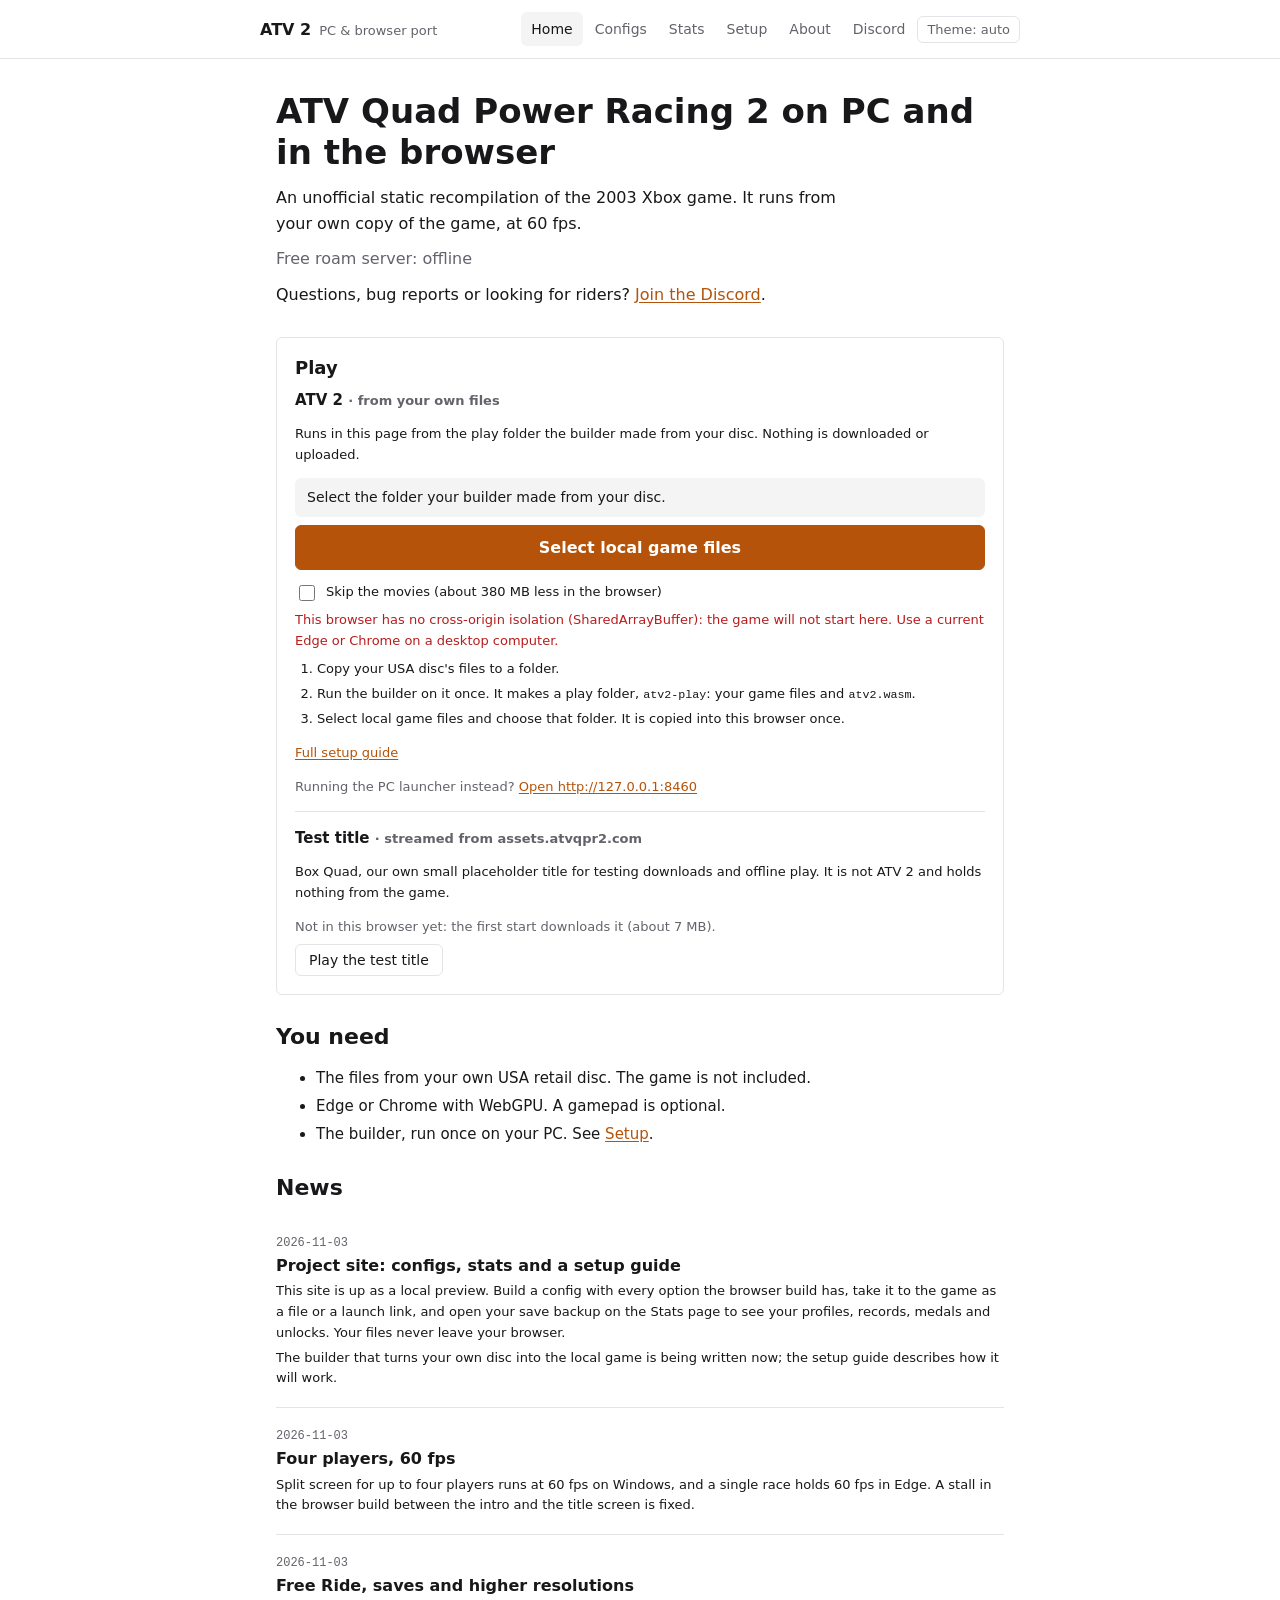
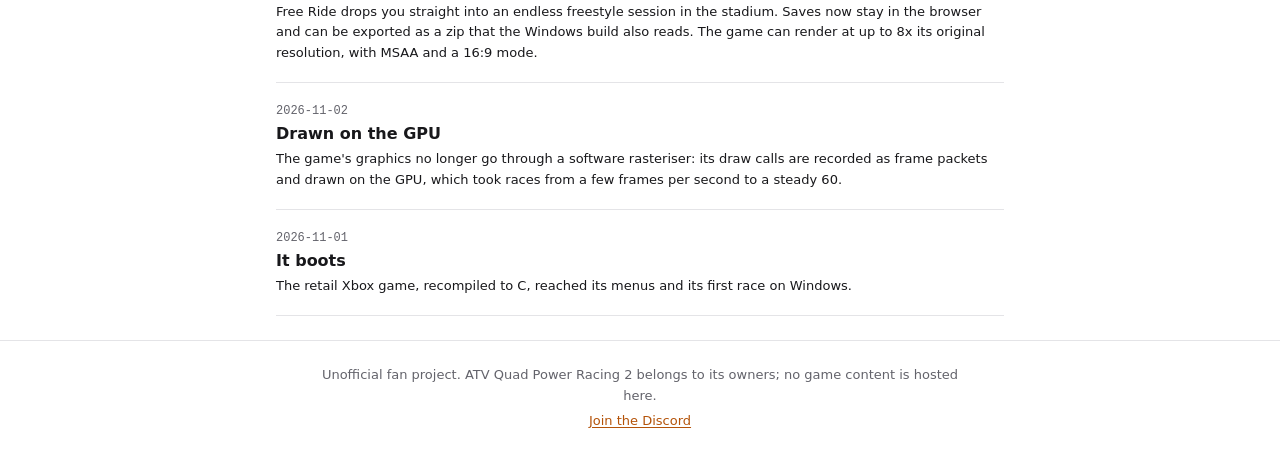
<file: site/index.html>
<!doctype html>
<html lang="en">
<head>
<meta charset="utf-8">
<meta name="viewport" content="width=device-width, initial-scale=1">
<title>ATV 2 PC &amp; Browser Port</title>
<meta name="description" content="An unofficial static recompilation of ATV Quad Power Racing 2 for Windows and the browser. Bring your own legally owned disc.">
<link rel="stylesheet" href="css/site.css">
<script>try{var t=localStorage.getItem('atv2.site.theme');if(t==='light'||t==='dark')document.documentElement.setAttribute('data-theme',t)}catch(e){}</script>
</head>
<body>
<a class="skip" href="#main">Skip to content</a>
<header class="top">
  <a class="brand" href="index.html" aria-label="ATV 2 port: home">
    <span class="name"><b>ATV 2</b><small>PC &amp; browser port</small></span>
  </a>
  <nav class="nav" aria-label="Site">
    <a href="index.html" aria-current="page">Home</a><a href="configs.html">Configs</a><a href="stats.html">Stats</a><a href="setup.html">Setup</a><a href="about.html">About</a><a href="https://discord.gg/hw5rVfk4gS" rel="noopener">Discord</a>
    <button id="theme-btn" class="theme-btn" type="button">Theme</button>
  </nav>
</header>
<main id="main">
  <section class="hero" aria-labelledby="hero-title">
    <h1 id="hero-title">ATV Quad Power Racing 2 on PC and in the browser</h1>
    <p>An unofficial static recompilation of the 2003 Xbox game. It runs from your own copy of the game, at 60 fps.</p>
    <p class="small muted" id="hub-status" aria-live="polite">Free roam server: checking…</p>
    <p class="small">Questions, bug reports or looking for riders? <a href="https://discord.gg/hw5rVfk4gS" rel="noopener">Join the Discord</a>.</p>
  </section>

  <div class="playbox" id="playbox" aria-label="Play"></div>

  <section aria-labelledby="need-title">
    <h2 id="need-title">You need</h2>
    <ul class="prose">
      <li>The files from your own USA retail disc. The game is not included.</li>
      <li>Edge or Chrome with WebGPU. A gamepad is optional.</li>
      <li>The builder, run once on your PC. See <a href="setup.html">Setup</a>.</li>
    </ul>
  </section>

  <section aria-labelledby="news-title">
    <h2 id="news-title">News</h2>
    <ol class="news" id="news" aria-live="polite"><li class="muted small">Loading the news…</li></ol>
  </section>
</main>
<footer class="site">
  <p>Unofficial fan project. ATV Quad Power Racing 2 belongs to its owners; no game content is hosted here.</p>
  <p><a href="https://discord.gg/hw5rVfk4gS" rel="noopener">Join the Discord</a></p>
</footer>
<script type="module" src="js/home.js"></script>
</body>
</html>
</file>
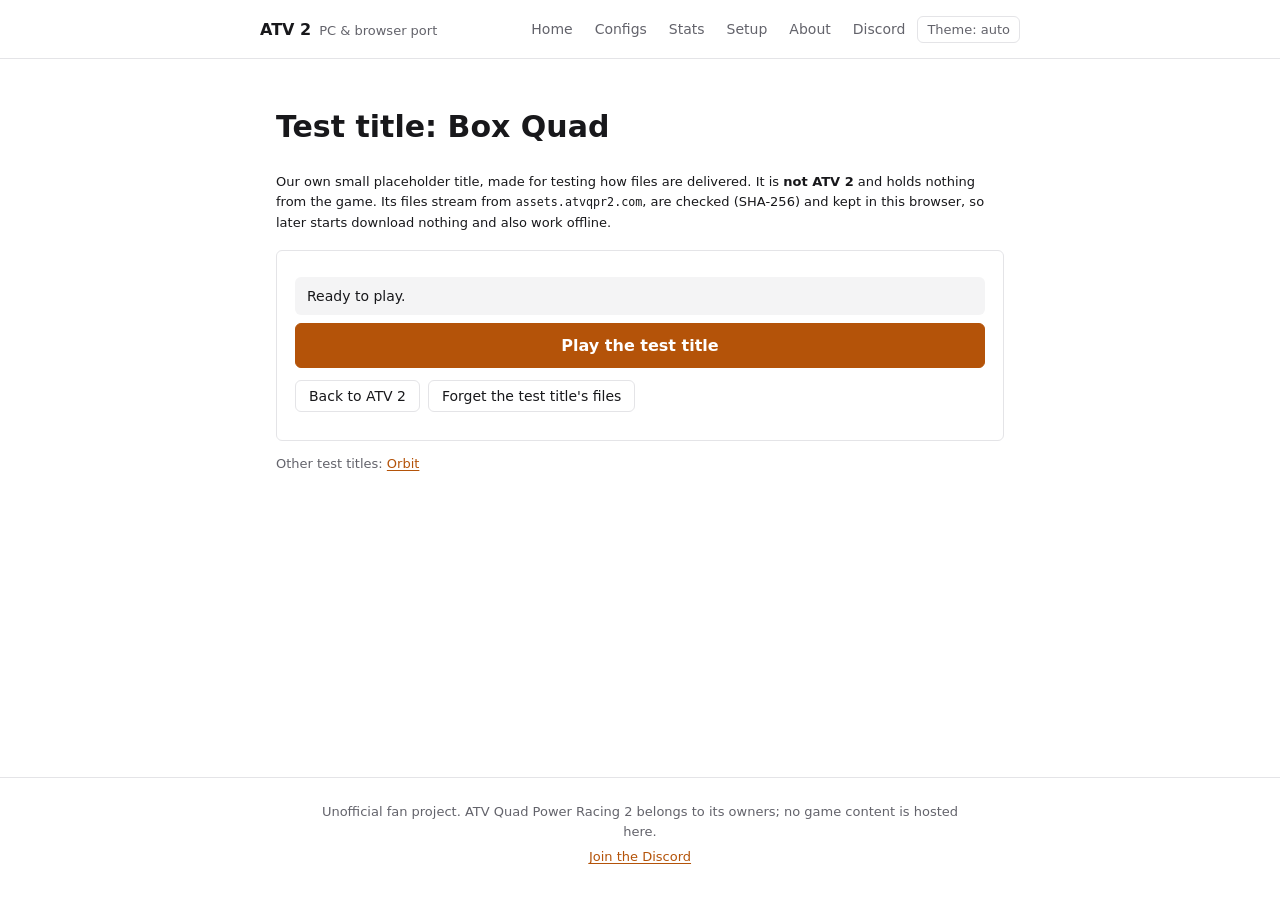
<file: site/test-title/index.html>
<!doctype html>
<html lang="en">
<head>
<meta charset="utf-8">
<meta name="viewport" content="width=device-width, initial-scale=1">
<title>Test title · ATV 2 Port</title>
<meta name="description" content="Box Quad, the project's own small test title (not ATV 2): streamed from the asset server, checked, kept in this browser and playable offline.">
<link rel="stylesheet" href="../css/site.css">
<script>try{var t=localStorage.getItem('atv2.site.theme');if(t==='light'||t==='dark')document.documentElement.setAttribute('data-theme',t)}catch(e){}</script>
</head>
<body>
<a class="skip" href="#main">Skip to content</a>
<header class="top">
  <a class="brand" href="../index.html" aria-label="ATV 2 port: home">
    <span class="name"><b>ATV 2</b><small>PC &amp; browser port</small></span>
  </a>
  <nav class="nav" aria-label="Site">
    <a href="../index.html">Home</a><a href="../configs.html">Configs</a><a href="../stats.html">Stats</a><a href="../setup.html">Setup</a><a href="../about.html">About</a><a href="https://discord.gg/hw5rVfk4gS" rel="noopener">Discord</a>
    <button id="theme-btn" class="theme-btn" type="button">Theme</button>
  </nav>
</header>
<main id="main" class="tt">
  <h1>Test title: <span id="tt-name">Box Quad</span></h1>
  <p class="small">Our own small placeholder title, made for testing how files are delivered. It is <strong>not ATV 2</strong> and holds nothing from the game.
    Its files stream from <code id="tt-host">the asset server</code>, are checked (SHA-256) and kept in this browser, so later starts download nothing and also work offline.</p>

  <div class="playbox" id="tt-box">
    <div class="play-state" id="tt-state" role="status" aria-live="polite" data-state="idle">Loading the launcher…</div>
    <progress class="play-bar" id="tt-bar" value="0" max="1" hidden aria-label="Downloading the test title"></progress>
    <div class="play-stats small muted" id="tt-stats"></div>
    <ul class="tt-files small muted" id="tt-files" hidden></ul>
    <button class="play-btn" type="button" id="tt-play" disabled>Play the test title</button>
    <div class="row">
      <a class="btn ghost" href="../index.html">Back to ATV 2</a>
      <button class="btn ghost" type="button" id="tt-forget">Forget the test title's files</button>
    </div>
    <div class="play-msg small" id="tt-msg" role="alert"></div>
  </div>

  <section id="tt-game" hidden aria-label="Test title">
    <canvas id="tt-view" width="960" height="600"></canvas>
    <pre id="tt-hud" class="small"></pre>
    <p class="small muted" id="tt-help"></p>
  </section>
  <p class="small muted" id="tt-foot"></p>
  <p class="small muted" id="tt-others"></p>
</main>
<footer class="site">
  <p>Unofficial fan project. ATV Quad Power Racing 2 belongs to its owners; no game content is hosted here.</p>
  <p><a href="https://discord.gg/hw5rVfk4gS" rel="noopener">Join the Discord</a></p>
</footer>
<script type="module" src="runner.js"></script>
</body>
</html>
</file>
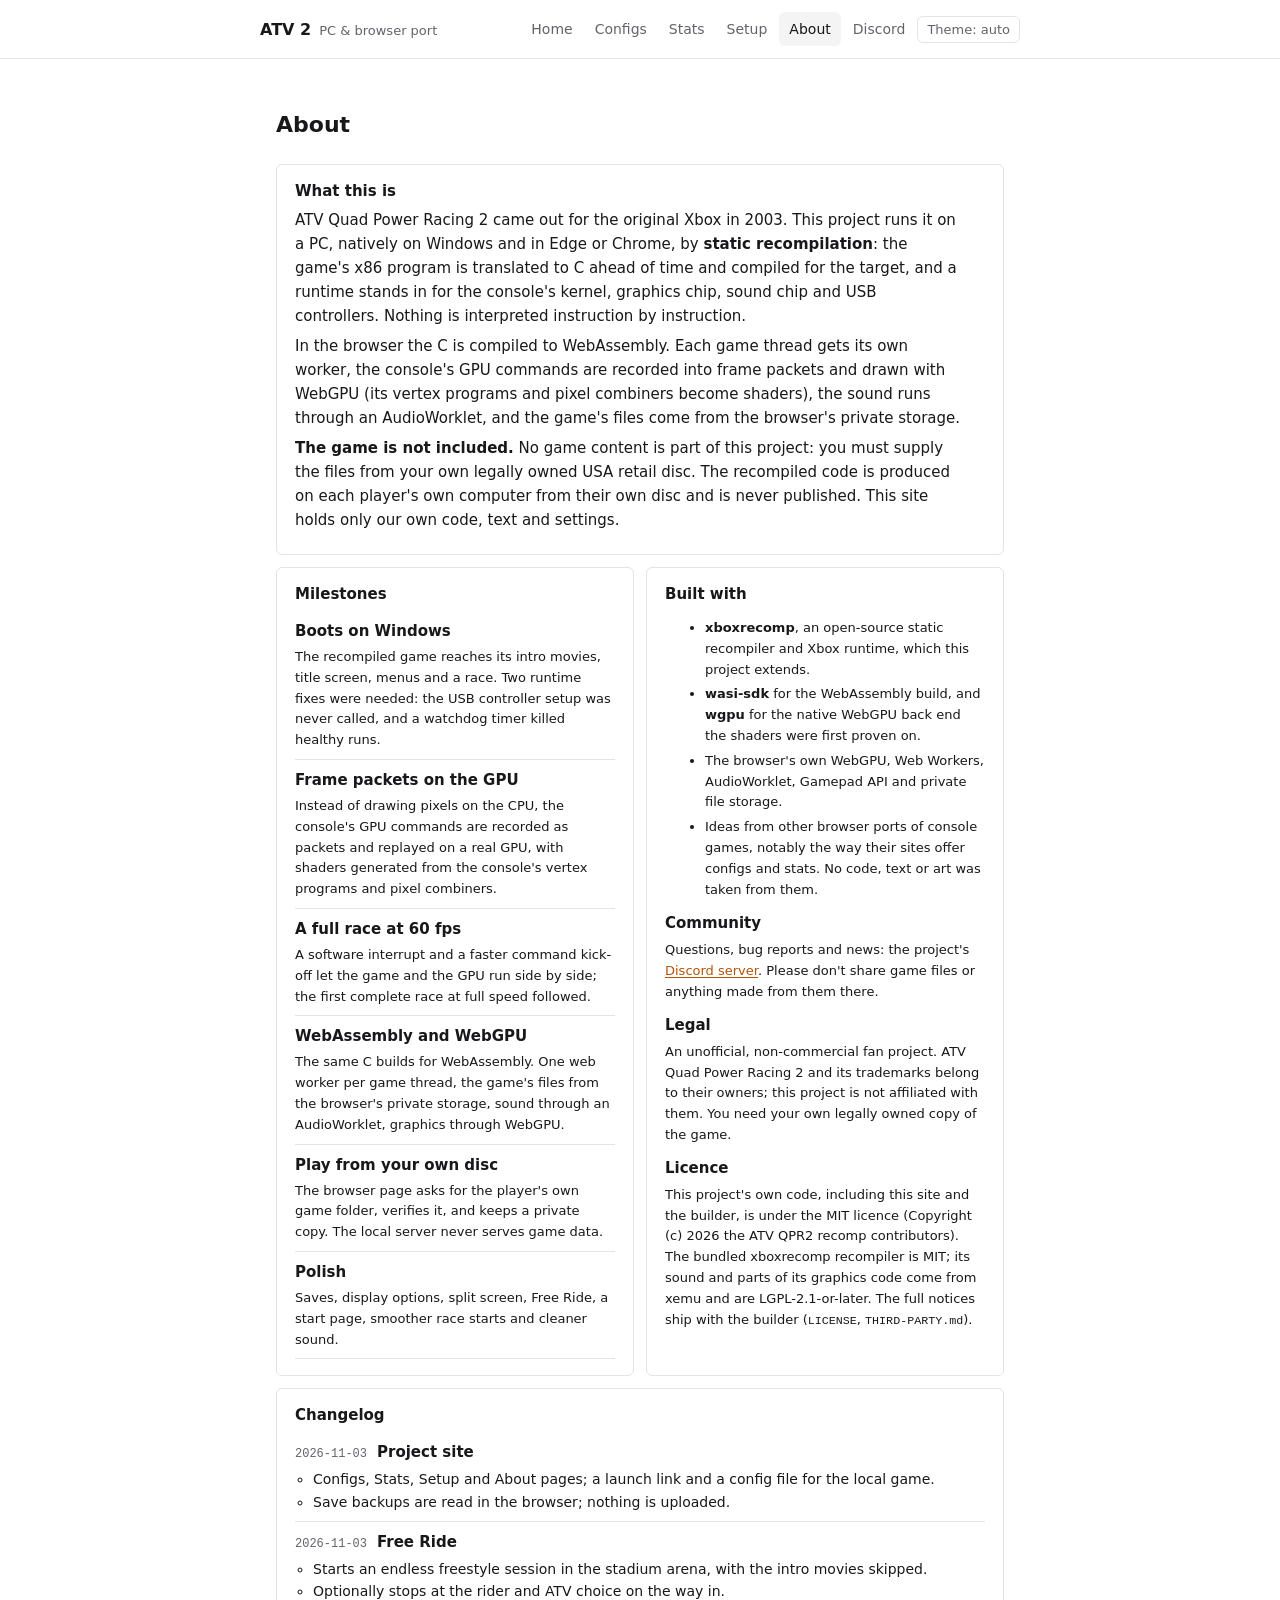
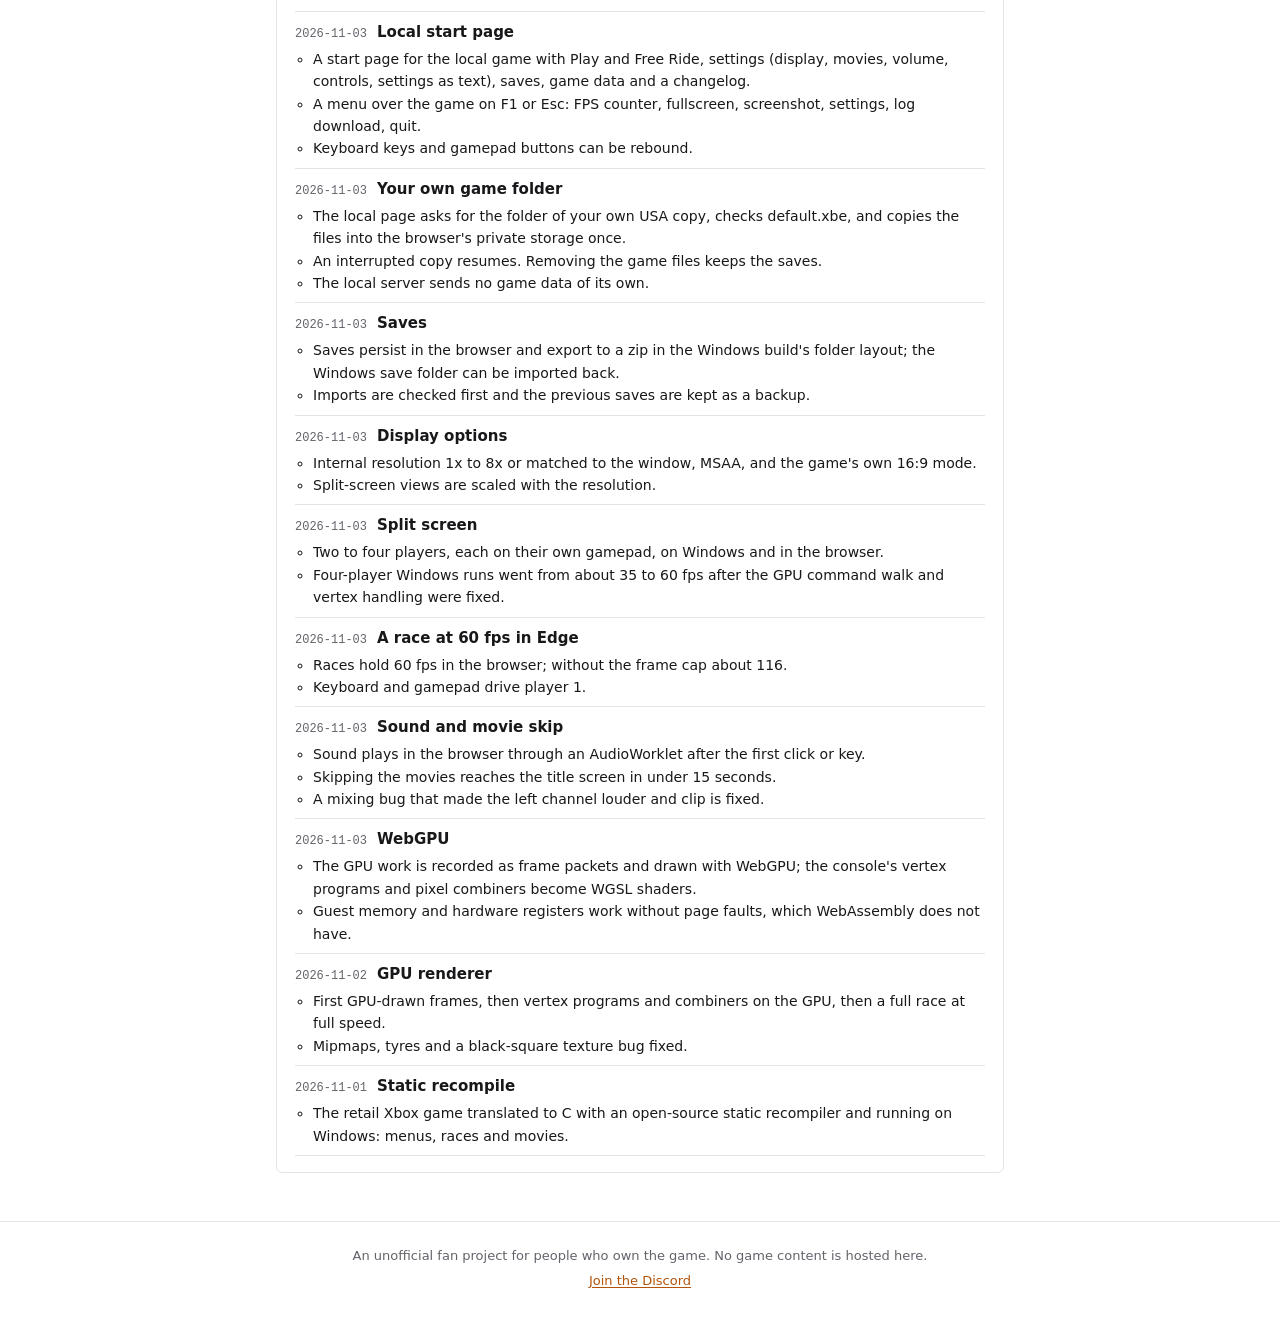
<file: site/about.html>
<!doctype html>
<html lang="en">
<head>
<meta charset="utf-8">
<meta name="viewport" content="width=device-width, initial-scale=1">
<title>About · ATV 2 Port</title>
<meta name="description" content="What the ATV 2 PC and browser port is, how it was made, and its changelog.">
<link rel="stylesheet" href="css/site.css">
<script>try{var t=localStorage.getItem('atv2.site.theme');if(t==='light'||t==='dark')document.documentElement.setAttribute('data-theme',t)}catch(e){}</script>
</head>
<body>
<a class="skip" href="#main">Skip to content</a>
<header class="top">
  <a class="brand" href="index.html" aria-label="ATV 2 port: home">
    <span class="name"><b>ATV 2</b><small>PC &amp; browser port</small></span>
  </a>
  <nav class="nav" aria-label="Site">
    <a href="index.html">Home</a><a href="configs.html">Configs</a><a href="stats.html">Stats</a><a href="setup.html">Setup</a><a href="about.html" aria-current="page">About</a><a href="https://discord.gg/hw5rVfk4gS" rel="noopener">Discord</a>
    <button id="theme-btn" class="theme-btn" type="button">Theme</button>
  </nav>
</header>
<main id="main">
  <h2>About</h2>
  <div class="cards">
    <section class="card wide" aria-labelledby="what-title">
      <h3 id="what-title">What this is</h3>
      <div class="prose">
        <p>ATV Quad Power Racing 2 came out for the original Xbox in 2003. This project runs it on a PC, natively on Windows and in Edge or Chrome, by <strong>static recompilation</strong>: the game's x86 program is translated to C ahead of time and compiled for the target, and a runtime stands in for the console's kernel, graphics chip, sound chip and USB controllers. Nothing is interpreted instruction by instruction.</p>
        <p>In the browser the C is compiled to WebAssembly. Each game thread gets its own worker, the console's GPU commands are recorded into frame packets and drawn with WebGPU (its vertex programs and pixel combiners become shaders), the sound runs through an AudioWorklet, and the game's files come from the browser's private storage.</p>
        <p><strong>The game is not included.</strong> No game content is part of this project: you must supply the files from your own legally owned USA retail disc. The recompiled code is produced on each player's own computer from their own disc and is never published. This site holds only our own code, text and settings.</p>
      </div>
    </section>
    <section class="card" aria-labelledby="ms-title">
      <h3 id="ms-title">Milestones</h3>
      <ol class="changelog" id="milestones"></ol>
    </section>
    <section class="card" aria-labelledby="credits-title">
      <h3 id="credits-title">Built with</h3>
      <ul class="small prose">
        <li><strong>xboxrecomp</strong>, an open-source static recompiler and Xbox runtime, which this project extends.</li>
        <li><strong>wasi-sdk</strong> for the WebAssembly build, and <strong>wgpu</strong> for the native WebGPU back end the shaders were first proven on.</li>
        <li>The browser's own WebGPU, Web Workers, AudioWorklet, Gamepad API and private file storage.</li>
        <li>Ideas from other browser ports of console games, notably the way their sites offer configs and stats. No code, text or art was taken from them.</li>
      </ul>
      <h3 style="margin-top:12px">Community</h3>
      <p class="small">Questions, bug reports and news: the project's <a href="https://discord.gg/hw5rVfk4gS" rel="noopener">Discord server</a>. Please don't share game files or anything made from them there.</p>
      <h3 style="margin-top:12px">Legal</h3>
      <p class="small">An unofficial, non-commercial fan project. ATV Quad Power Racing 2 and its trademarks belong to their owners; this project is not affiliated with them. You need your own legally owned copy of the game.</p>
      <h3 style="margin-top:12px">Licence</h3>
      <p class="small">This project's own code, including this site and the builder, is under the MIT licence (Copyright (c) 2026 the ATV QPR2 recomp contributors). The bundled xboxrecomp recompiler is MIT; its sound and parts of its graphics code come from xemu and are LGPL-2.1-or-later. The full notices ship with the builder (<code>LICENSE</code>, <code>THIRD-PARTY.md</code>).</p>
    </section>
    <section class="card wide" aria-labelledby="cl-title">
      <h3 id="cl-title">Changelog</h3>
      <ol class="changelog" id="changelog" aria-live="polite"></ol>
    </section>
  </div>
</main>
<footer class="site">
  <p>An unofficial fan project for people who own the game. No game content is hosted here.</p>
  <p><a href="https://discord.gg/hw5rVfk4gS" rel="noopener">Join the Discord</a></p>
</footer>
<script type="module" src="js/about.js"></script>
</body>
</html>
</file>
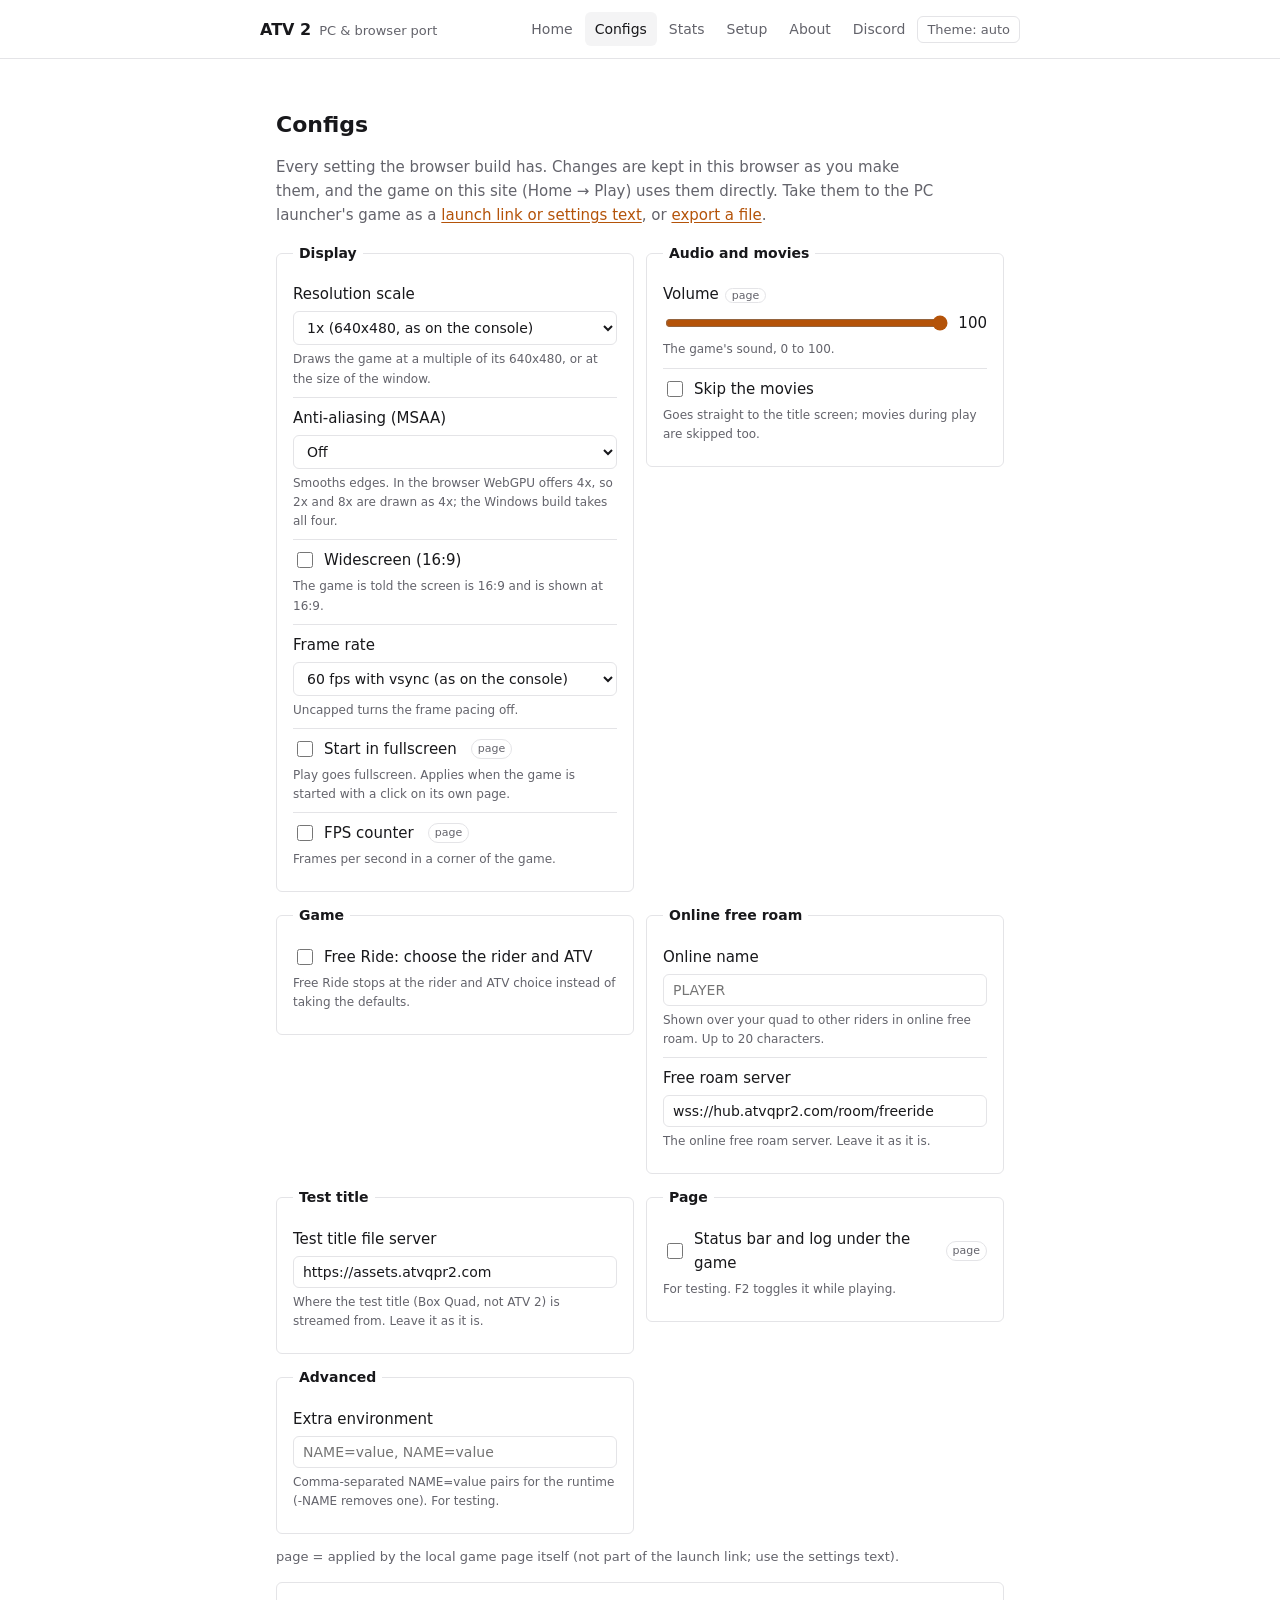
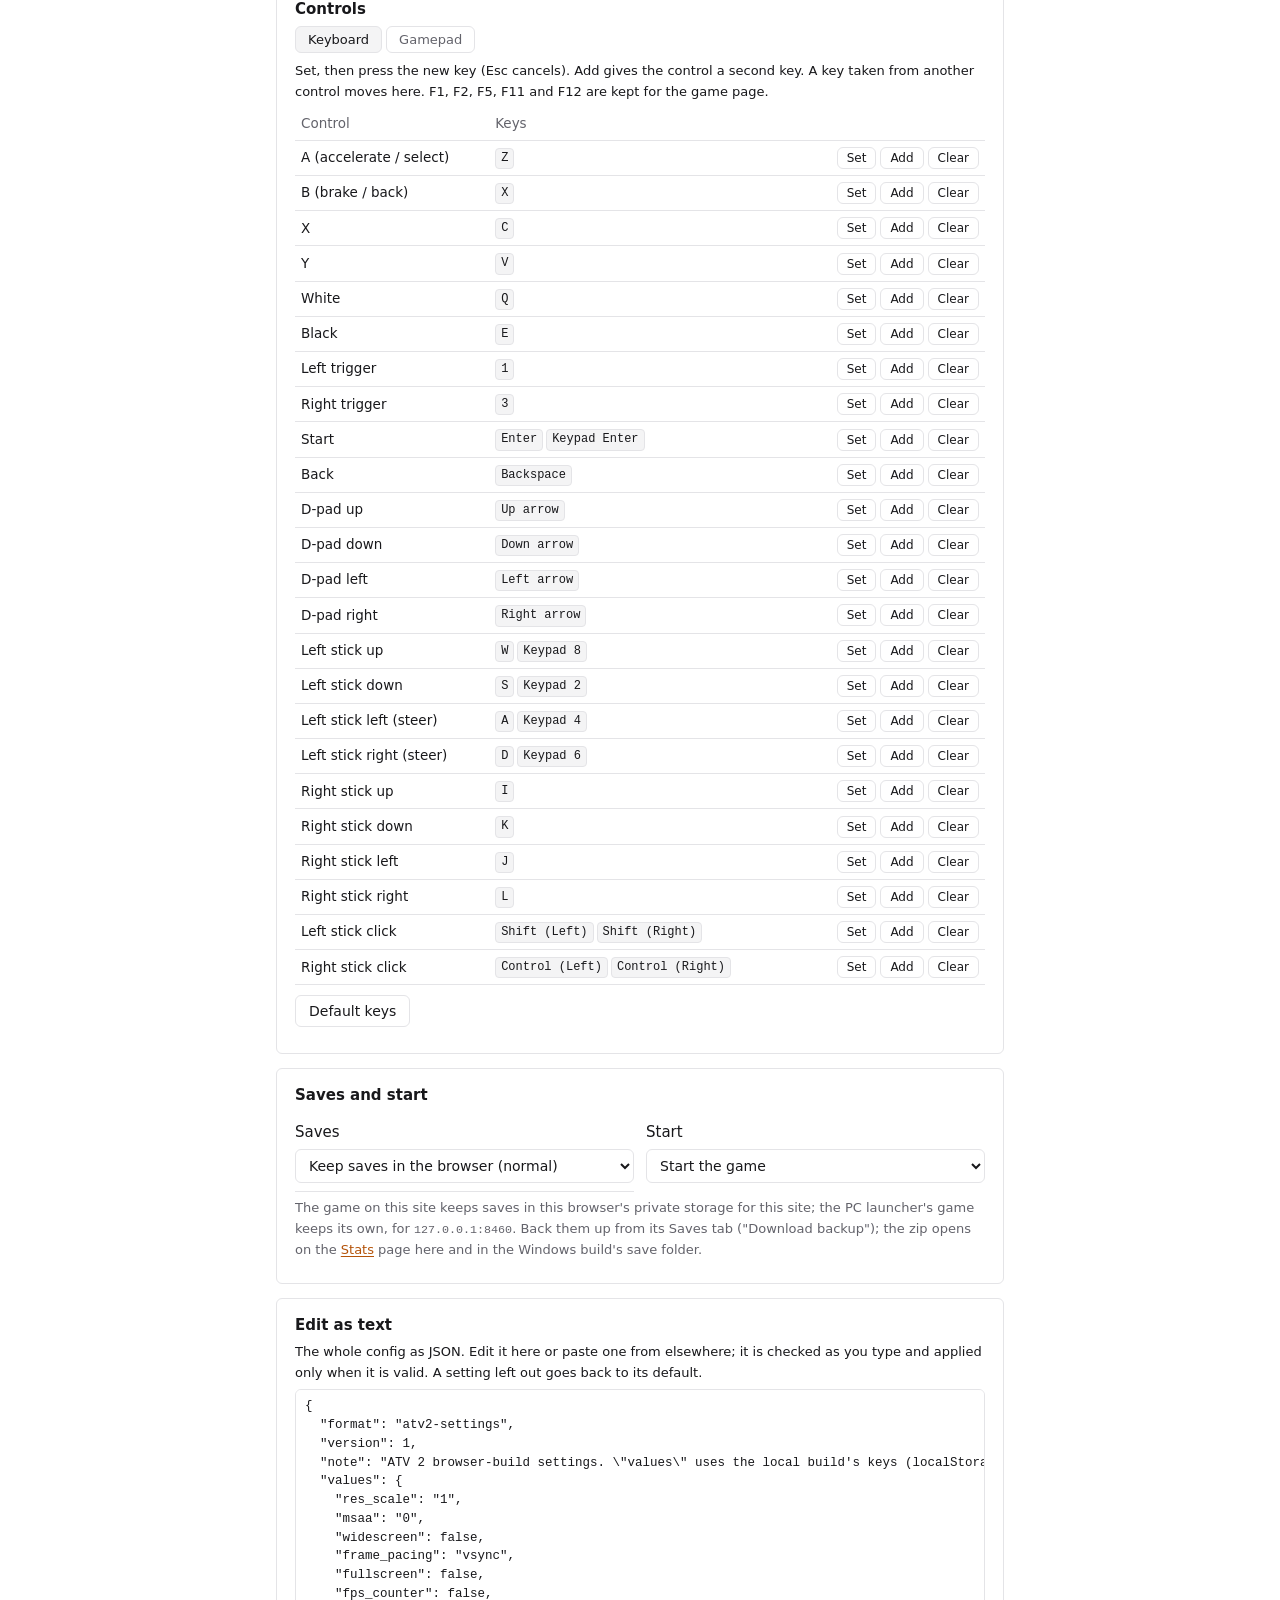
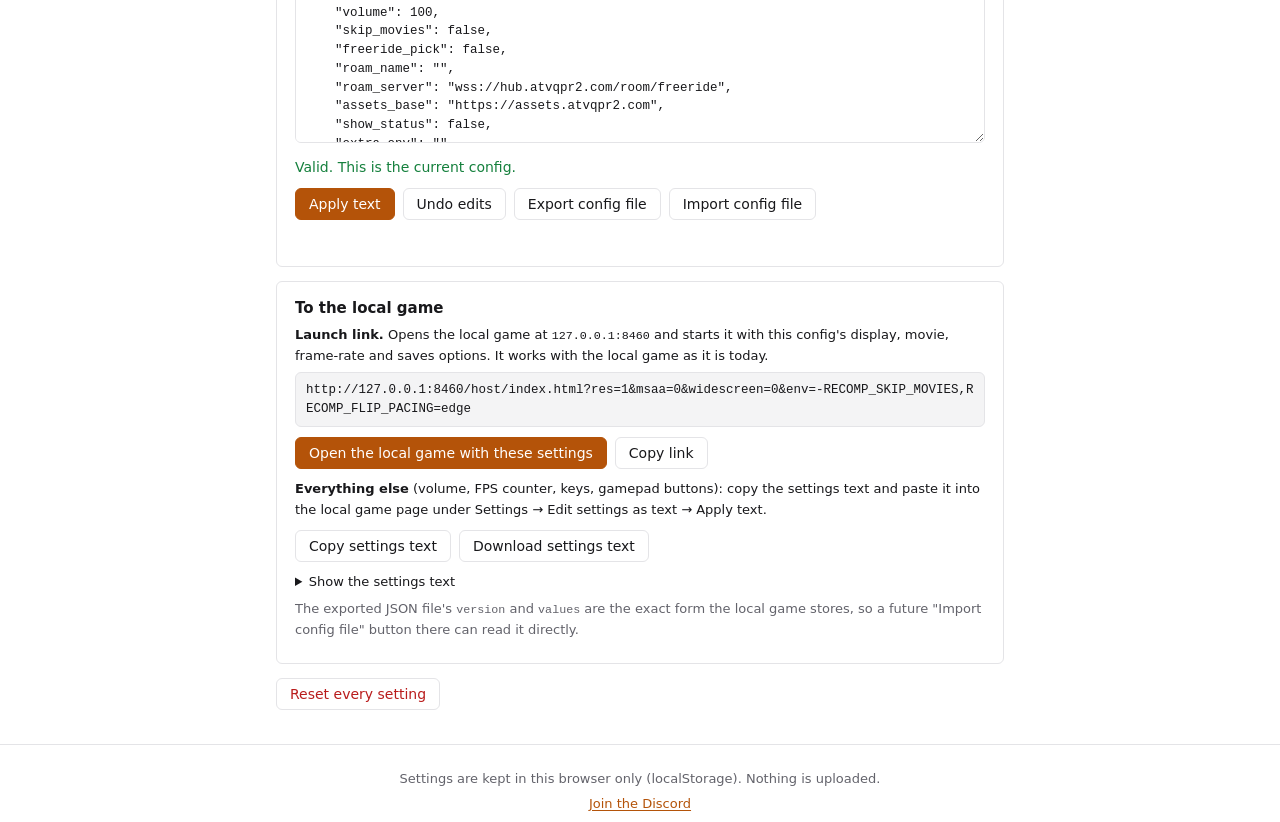
<file: site/configs.html>
<!doctype html>
<html lang="en">
<head>
<meta charset="utf-8">
<meta name="viewport" content="width=device-width, initial-scale=1">
<title>Configs · ATV 2 Port</title>
<meta name="description" content="Every setting of the ATV 2 browser build: display, audio, controls and saves. Export it, import it, or open the local game with it.">
<link rel="stylesheet" href="css/site.css">
<script>try{var t=localStorage.getItem('atv2.site.theme');if(t==='light'||t==='dark')document.documentElement.setAttribute('data-theme',t)}catch(e){}</script>
</head>
<body>
<a class="skip" href="#main">Skip to content</a>
<header class="top">
  <a class="brand" href="index.html" aria-label="ATV 2 port: home">
    <span class="name"><b>ATV 2</b><small>PC &amp; browser port</small></span>
  </a>
  <nav class="nav" aria-label="Site">
    <a href="index.html">Home</a><a href="configs.html" aria-current="page">Configs</a><a href="stats.html">Stats</a><a href="setup.html">Setup</a><a href="about.html">About</a><a href="https://discord.gg/hw5rVfk4gS" rel="noopener">Discord</a>
    <button id="theme-btn" class="theme-btn" type="button">Theme</button>
  </nav>
</header>
<main id="main">
  <h2>Configs</h2>
  <p class="lead">Every setting the browser build has. Changes are kept in this browser as you make them, and the game on this site (Home &rarr; Play) uses them directly. Take them to the PC launcher's game as a <a href="#to-game">launch link or settings text</a>, or <a href="#file">export a file</a>.</p>
  <noscript><p class="notice warn">This page needs JavaScript.</p></noscript>

  <div id="cfg-forms"></div>

  <section class="card wide" id="controls" aria-labelledby="controls-title" style="margin-top:14px">
    <h3 id="controls-title">Controls</h3>
    <div class="tabs" role="tablist" aria-label="Controls">
      <button class="tab" role="tab" id="tab-kb" aria-controls="pane-kb" aria-selected="true" type="button">Keyboard</button>
      <button class="tab" role="tab" id="tab-pad" aria-controls="pane-pad" aria-selected="false" type="button" tabindex="-1">Gamepad</button>
    </div>
    <div id="pane-kb" role="tabpanel" aria-labelledby="tab-kb"></div>
    <div id="pane-pad" role="tabpanel" aria-labelledby="tab-pad" hidden></div>
  </section>

  <section class="card wide" id="saves-opts" aria-labelledby="saves-title" style="margin-top:14px">
    <h3 id="saves-title">Saves and start</h3>
    <div id="cfg-launch" class="set-grid"></div>
    <p class="small muted">The game on this site keeps saves in this browser's private storage for this site; the PC launcher's game keeps its own, for <code>127.0.0.1:8460</code>. Back them up from its Saves tab ("Download backup"); the zip opens on the <a href="stats.html">Stats</a> page here and in the Windows build's save folder.</p>
  </section>

  <section class="card wide" id="file" aria-labelledby="json-title" style="margin-top:14px">
    <h3 id="json-title">Edit as text</h3>
    <p class="small">The whole config as JSON. Edit it here or paste one from elsewhere; it is checked as you type and applied only when it is valid. A setting left out goes back to its default.</p>
    <label for="cfg-json" class="sr-only">Config as JSON</label>
    <textarea id="cfg-json" class="code" spellcheck="false" rows="18" aria-describedby="cfg-check"></textarea>
    <div id="cfg-check" class="msg" role="status" aria-live="polite"></div>
    <ul id="cfg-problems" class="problems" aria-label="Problems in the text"></ul>
    <div class="row">
      <button class="btn" type="button" id="cfg-apply">Apply text</button>
      <button class="btn ghost" type="button" id="cfg-revert">Undo edits</button>
      <button class="btn ghost" type="button" id="cfg-export">Export config file</button>
      <label class="btn ghost" for="cfg-import">Import config file</label>
      <input type="file" id="cfg-import" accept=".json,application/json" class="sr-only">
    </div>
    <div id="cfg-msg" class="msg" role="status" aria-live="polite"></div>
  </section>

  <section class="card wide" id="to-game" aria-labelledby="togame-title" style="margin-top:14px">
    <h3 id="togame-title">To the local game</h3>
    <p class="small"><strong>Launch link.</strong> Opens the local game at <code>127.0.0.1:8460</code> and starts it with this config's display, movie, frame-rate and saves options. It works with the local game as it is today.</p>
    <code class="linkbox" id="launch-url"></code>
    <div class="row">
      <a class="btn" id="launch-open" href="#" target="_blank" rel="noopener">Open the local game with these settings</a>
      <button class="btn ghost" type="button" id="launch-copy">Copy link</button>
    </div>
    <ul id="launch-notes" class="problems"></ul>
    <p class="small"><strong>Everything else</strong> (volume, FPS counter, keys, gamepad buttons): copy the settings text and paste it into the local game page under Settings &rarr; Edit settings as text &rarr; Apply text.</p>
    <div class="row">
      <button class="btn ghost" type="button" id="text-copy">Copy settings text</button>
      <button class="btn ghost" type="button" id="text-download">Download settings text</button>
    </div>
    <details><summary class="small">Show the settings text</summary><pre class="tree" id="text-preview"></pre></details>
    <p class="small muted">The exported JSON file's <code>version</code> and <code>values</code> are the exact form the local game stores, so a future "Import config file" button there can read it directly.</p>
  </section>

  <div class="row" style="margin-top:14px">
    <button class="btn danger" type="button" id="cfg-reset">Reset every setting</button>
  </div>
</main>
<footer class="site">
  <p>Settings are kept in this browser only (localStorage). Nothing is uploaded.</p>
  <p><a href="https://discord.gg/hw5rVfk4gS" rel="noopener">Join the Discord</a></p>
</footer>
<script type="module" src="js/configs.js"></script>
</body>
</html>
</file>
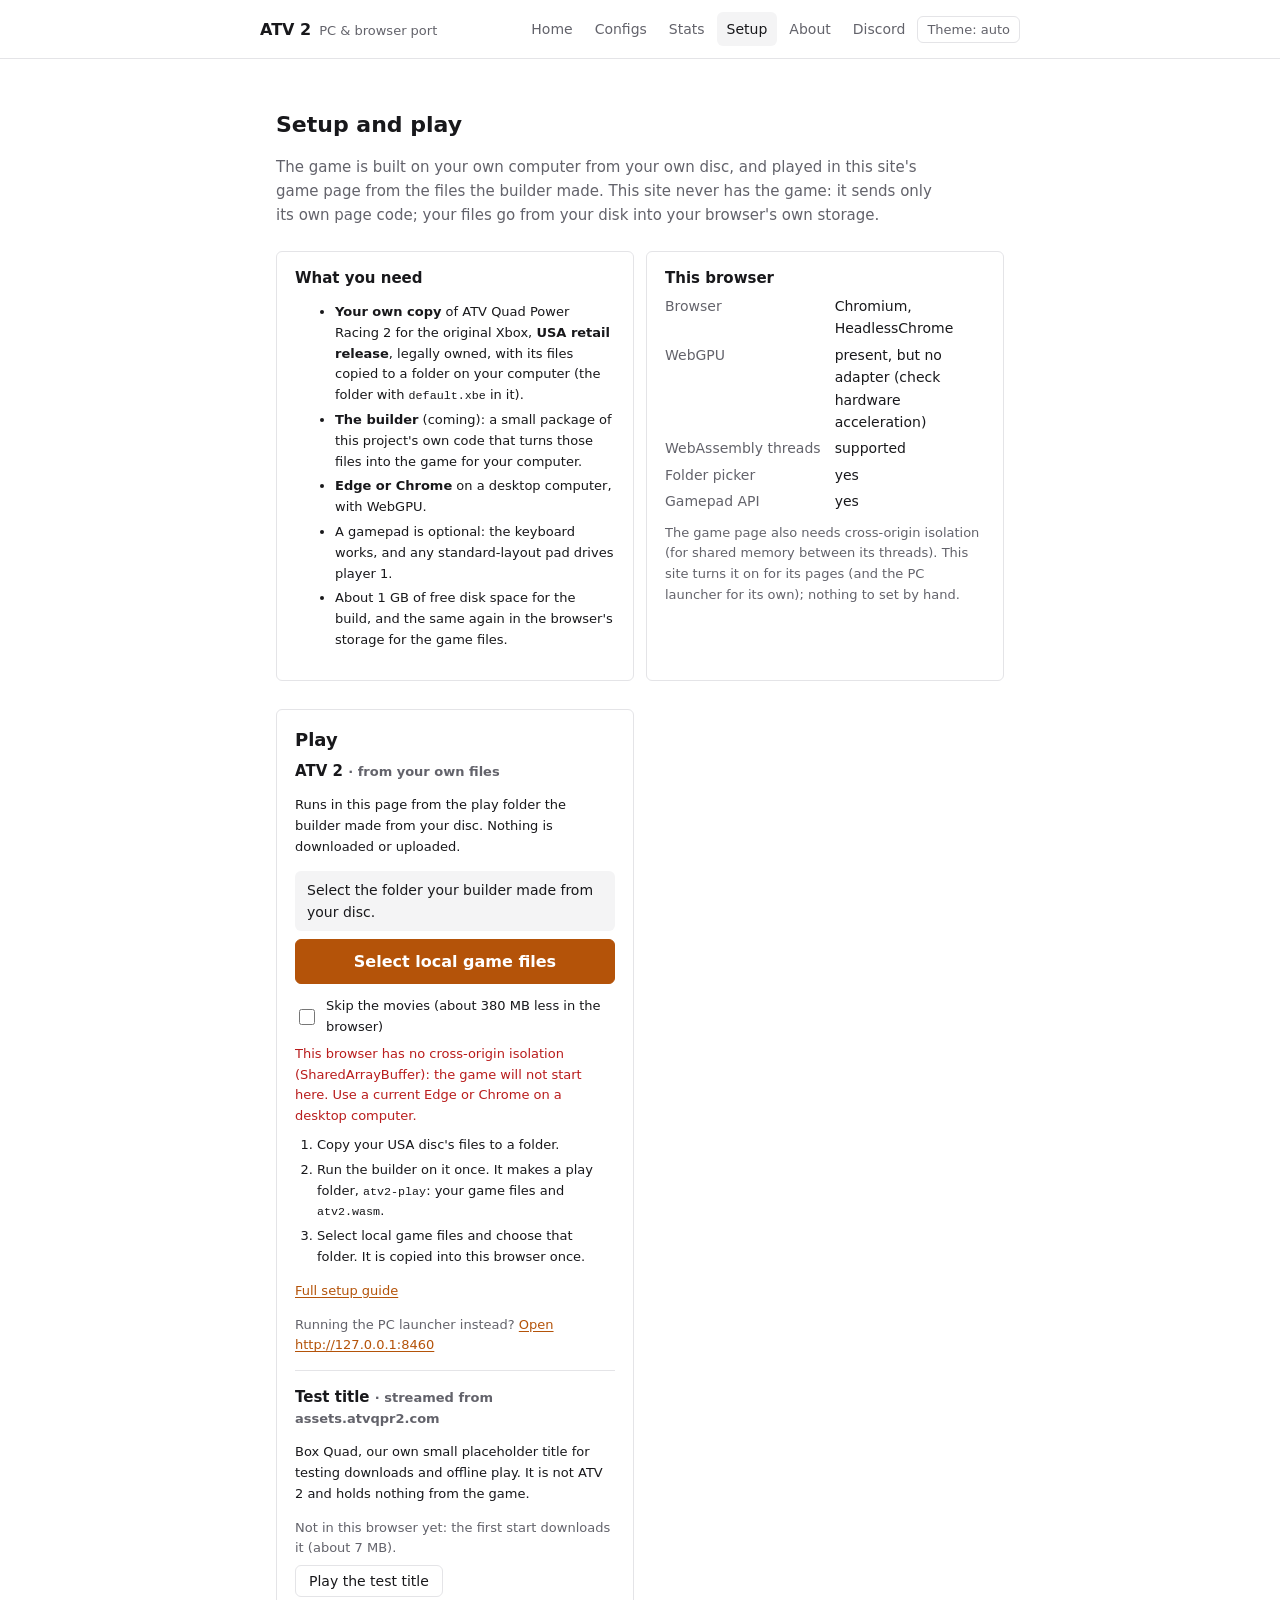
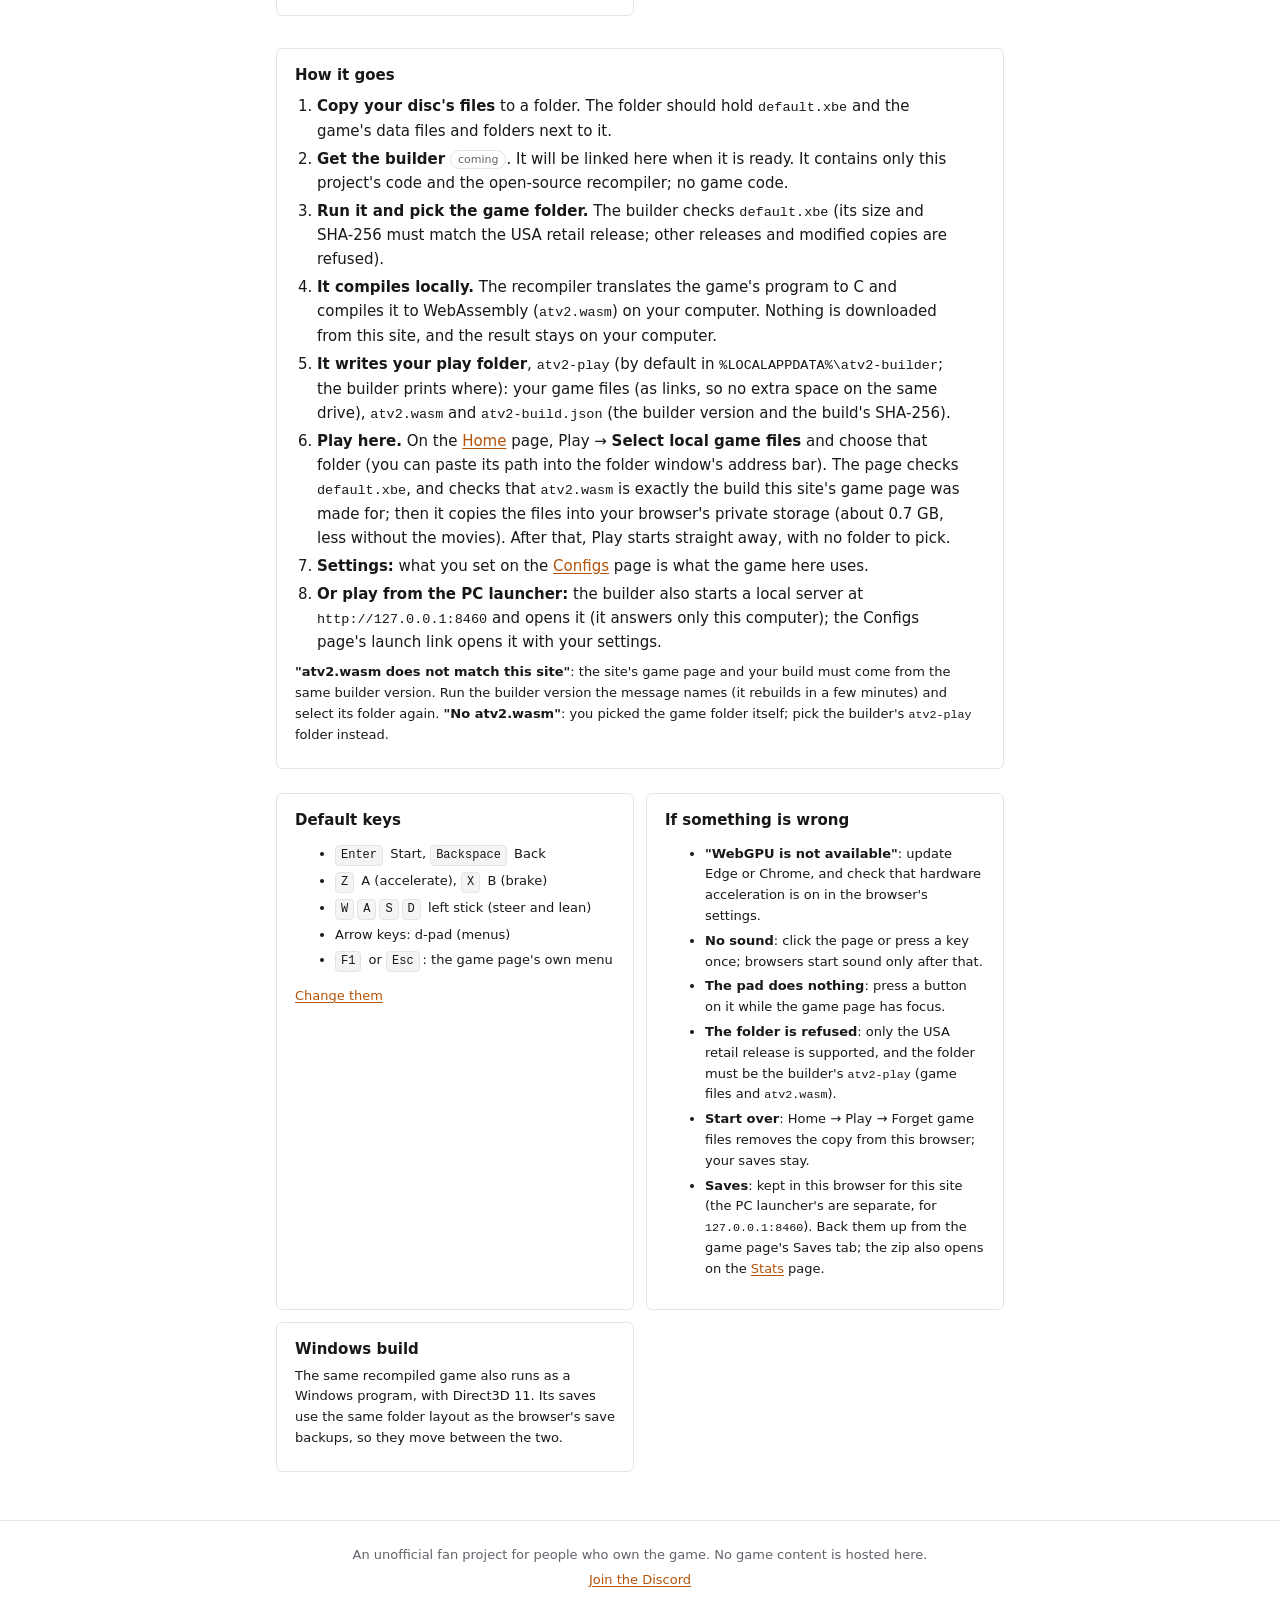
<file: site/setup.html>
<!doctype html>
<html lang="en">
<head>
<meta charset="utf-8">
<meta name="viewport" content="width=device-width, initial-scale=1">
<title>Setup · ATV 2 Port</title>
<meta name="description" content="What you need to play the ATV 2 port: your own disc's files, the builder, and Edge or Chrome with WebGPU. The game runs on this site from files on your own computer.">
<link rel="stylesheet" href="css/site.css">
<script>try{var t=localStorage.getItem('atv2.site.theme');if(t==='light'||t==='dark')document.documentElement.setAttribute('data-theme',t)}catch(e){}</script>
</head>
<body>
<a class="skip" href="#main">Skip to content</a>
<header class="top">
  <a class="brand" href="index.html" aria-label="ATV 2 port: home">
    <span class="name"><b>ATV 2</b><small>PC &amp; browser port</small></span>
  </a>
  <nav class="nav" aria-label="Site">
    <a href="index.html">Home</a><a href="configs.html">Configs</a><a href="stats.html">Stats</a><a href="setup.html" aria-current="page">Setup</a><a href="about.html">About</a><a href="https://discord.gg/hw5rVfk4gS" rel="noopener">Discord</a>
    <button id="theme-btn" class="theme-btn" type="button">Theme</button>
  </nav>
</header>
<main id="main">
  <h2>Setup and play</h2>
  <p class="lead">The game is built on your own computer from your own disc, and played in this site's game page from the files the builder made. This site never has the game: it sends only its own page code; your files go from your disk into your browser's own storage.</p>

  <div class="cards">
    <section class="card" aria-labelledby="need-title">
      <h3 id="need-title">What you need</h3>
      <ul class="small prose">
        <li><strong>Your own copy</strong> of ATV Quad Power Racing 2 for the original Xbox, <strong>USA retail release</strong>, legally owned, with its files copied to a folder on your computer (the folder with <code>default.xbe</code> in it).</li>
        <li><strong>The builder</strong> (coming): a small package of this project's own code that turns those files into the game for your computer.</li>
        <li><strong>Edge or Chrome</strong> on a desktop computer, with WebGPU.</li>
        <li>A gamepad is optional: the keyboard works, and any standard-layout pad drives player 1.</li>
        <li>About 1 GB of free disk space for the build, and the same again in the browser's storage for the game files.</li>
      </ul>
    </section>
    <section class="card" aria-labelledby="browser-title">
      <h3 id="browser-title">This browser</h3>
      <div id="browser-check" class="small" aria-live="polite">Checking…</div>
      <p class="small muted">The game page also needs cross-origin isolation (for shared memory between its threads). This site turns it on for its pages (and the PC launcher for its own); nothing to set by hand.</p>
    </section>
    <div class="playbox" id="playbox" aria-label="Play"></div>
  </div>

  <section class="card wide" id="builder" aria-labelledby="flow-title">
    <h3 id="flow-title">How it goes</h3>
    <ol class="steps prose">
      <li><strong>Copy your disc's files</strong> to a folder. The folder should hold <code>default.xbe</code> and the game's data files and folders next to it.</li>
      <li><strong>Get the builder</strong> <span class="tag">coming</span>. It will be linked here when it is ready. It contains only this project's code and the open-source recompiler; no game code.</li>
      <li><strong>Run it and pick the game folder.</strong> The builder checks <code>default.xbe</code> (its size and SHA-256 must match the USA retail release; other releases and modified copies are refused).</li>
      <li><strong>It compiles locally.</strong> The recompiler translates the game's program to C and compiles it to WebAssembly (<code>atv2.wasm</code>) on your computer. Nothing is downloaded from this site, and the result stays on your computer.</li>
      <li><strong>It writes your play folder</strong>, <code>atv2-play</code> (by default in <code>%LOCALAPPDATA%\atv2-builder</code>; the builder prints where): your game files (as links, so no extra space on the same drive), <code>atv2.wasm</code> and <code>atv2-build.json</code> (the builder version and the build's SHA-256).</li>
      <li><strong>Play here.</strong> On the <a href="index.html">Home</a> page, Play &rarr; <strong>Select local game files</strong> and choose that folder (you can paste its path into the folder window's address bar). The page checks <code>default.xbe</code>, and checks that <code>atv2.wasm</code> is exactly the build this site's game page was made for; then it copies the files into your browser's private storage (about 0.7 GB, less without the movies). After that, Play starts straight away, with no folder to pick.</li>
      <li><strong>Settings:</strong> what you set on the <a href="configs.html">Configs</a> page is what the game here uses.</li>
      <li><strong>Or play from the PC launcher:</strong> the builder also starts a local server at <code>http://127.0.0.1:8460</code> and opens it (it answers only this computer); the Configs page's launch link opens it with your settings.</li>
    </ol>
    <p class="small"><strong>"atv2.wasm does not match this site"</strong>: the site's game page and your build must come from the same builder version. Run the builder version the message names (it rebuilds in a few minutes) and select its folder again. <strong>"No atv2.wasm"</strong>: you picked the game folder itself; pick the builder's <code>atv2-play</code> folder instead.</p>
  </section>

  <div class="cards">
    <section class="card" aria-labelledby="keys-title">
      <h3 id="keys-title">Default keys</h3>
      <ul class="small prose">
        <li><kbd>Enter</kbd> Start, <kbd>Backspace</kbd> Back</li>
        <li><kbd>Z</kbd> A (accelerate), <kbd>X</kbd> B (brake)</li>
        <li><kbd>W</kbd><kbd>A</kbd><kbd>S</kbd><kbd>D</kbd> left stick (steer and lean)</li>
        <li>Arrow keys: d-pad (menus)</li>
        <li><kbd>F1</kbd> or <kbd>Esc</kbd>: the game page's own menu</li>
      </ul>
      <p class="small"><a href="configs.html#controls">Change them</a></p>
    </section>
    <section class="card" aria-labelledby="trouble-title">
      <h3 id="trouble-title">If something is wrong</h3>
      <ul class="small prose">
        <li><strong>"WebGPU is not available"</strong>: update Edge or Chrome, and check that hardware acceleration is on in the browser's settings.</li>
        <li><strong>No sound</strong>: click the page or press a key once; browsers start sound only after that.</li>
        <li><strong>The pad does nothing</strong>: press a button on it while the game page has focus.</li>
        <li><strong>The folder is refused</strong>: only the USA retail release is supported, and the folder must be the builder's <code>atv2-play</code> (game files and <code>atv2.wasm</code>).</li>
        <li><strong>Start over</strong>: Home &rarr; Play &rarr; Forget game files removes the copy from this browser; your saves stay.</li>
        <li><strong>Saves</strong>: kept in this browser for this site (the PC launcher's are separate, for <code>127.0.0.1:8460</code>). Back them up from the game page's Saves tab; the zip also opens on the <a href="stats.html">Stats</a> page.</li>
      </ul>
    </section>
    <section class="card" aria-labelledby="windows-title">
      <h3 id="windows-title">Windows build</h3>
      <p class="small">The same recompiled game also runs as a Windows program, with Direct3D 11. Its saves use the same folder layout as the browser's save backups, so they move between the two.</p>
    </section>
  </div>
</main>
<footer class="site">
  <p>An unofficial fan project for people who own the game. No game content is hosted here.</p>
  <p><a href="https://discord.gg/hw5rVfk4gS" rel="noopener">Join the Discord</a></p>
</footer>
<script type="module" src="js/setup.js"></script>
</body>
</html>
</file>
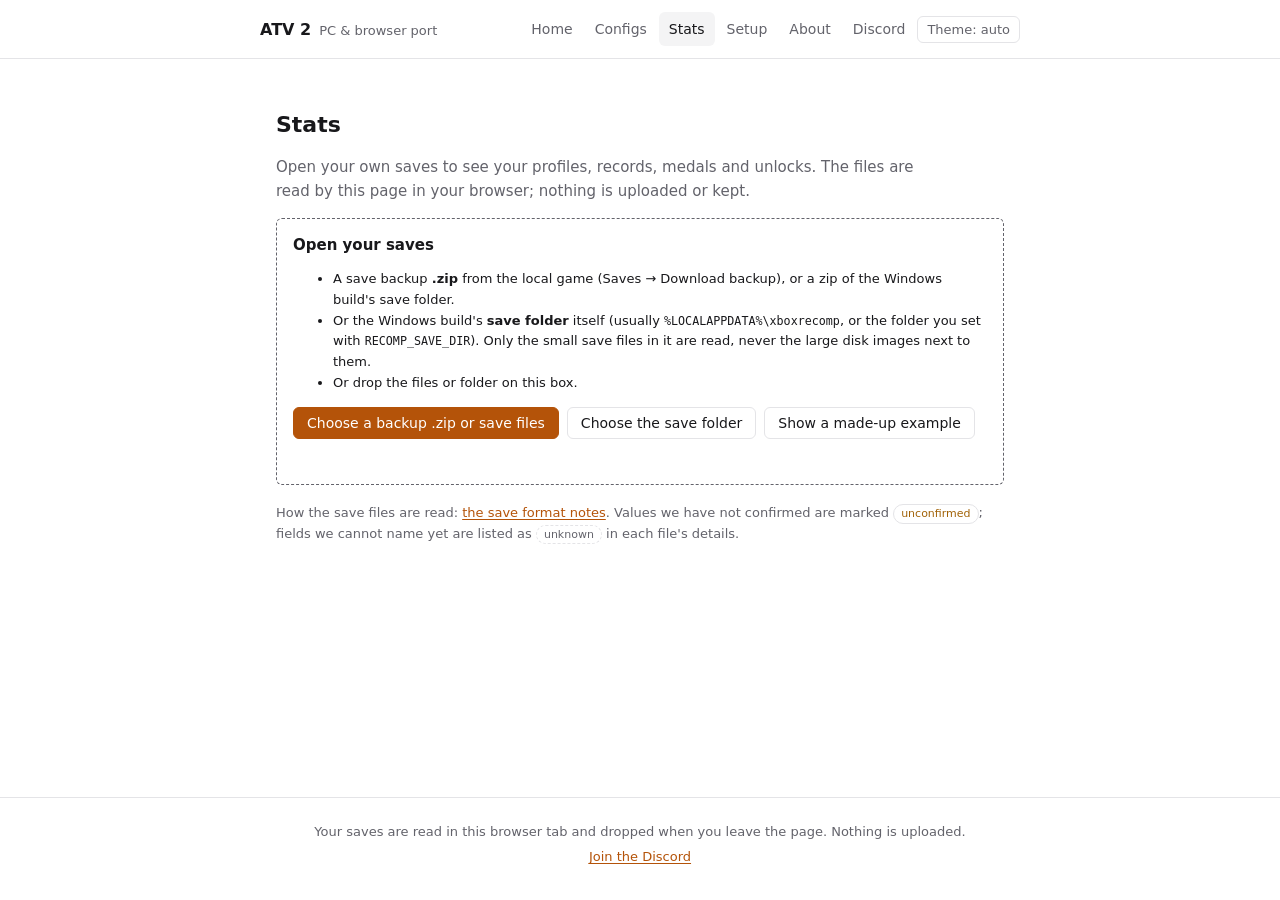
<file: site/stats.html>
<!doctype html>
<html lang="en">
<head>
<meta charset="utf-8">
<meta name="viewport" content="width=device-width, initial-scale=1">
<title>Stats · ATV 2 Port</title>
<meta name="description" content="Open your own ATV 2 save backup and see your profiles, records, medals and unlocks. Read in your browser; nothing is uploaded.">
<link rel="stylesheet" href="css/site.css">
<script>try{var t=localStorage.getItem('atv2.site.theme');if(t==='light'||t==='dark')document.documentElement.setAttribute('data-theme',t)}catch(e){}</script>
</head>
<body>
<a class="skip" href="#main">Skip to content</a>
<header class="top">
  <a class="brand" href="index.html" aria-label="ATV 2 port: home">
    <span class="name"><b>ATV 2</b><small>PC &amp; browser port</small></span>
  </a>
  <nav class="nav" aria-label="Site">
    <a href="index.html">Home</a><a href="configs.html">Configs</a><a href="stats.html" aria-current="page">Stats</a><a href="setup.html">Setup</a><a href="about.html">About</a><a href="https://discord.gg/hw5rVfk4gS" rel="noopener">Discord</a>
    <button id="theme-btn" class="theme-btn" type="button">Theme</button>
  </nav>
</header>
<main id="main">
  <h2>Stats</h2>
  <p class="lead">Open your own saves to see your profiles, records, medals and unlocks. The files are read by this page in your browser; nothing is uploaded or kept.</p>
  <noscript><p class="notice warn">This page needs JavaScript.</p></noscript>

  <section class="drop" id="drop" aria-labelledby="open-title">
    <h3 id="open-title">Open your saves</h3>
    <ul class="small">
      <li>A save backup <strong>.zip</strong> from the local game (Saves &rarr; Download backup), or a zip of the Windows build's save folder.</li>
      <li>Or the Windows build's <strong>save folder</strong> itself (usually <code>%LOCALAPPDATA%\xboxrecomp</code>, or the folder you set with <code>RECOMP_SAVE_DIR</code>). Only the small save files in it are read, never the large disk images next to them.</li>
      <li>Or drop the files or folder on this box.</li>
    </ul>
    <div class="row">
      <label class="btn" for="stats-file">Choose a backup .zip or save files</label>
      <input type="file" id="stats-file" class="sr-only" multiple accept=".zip,application/zip,.xbx,*">
      <button class="btn ghost" type="button" id="stats-folder">Choose the save folder</button>
      <input type="file" id="stats-dir" class="sr-only" webkitdirectory multiple aria-label="Save folder">
      <button class="btn ghost" type="button" id="stats-example">Show a made-up example</button>
    </div>
    <div id="stats-msg" class="msg" role="status" aria-live="polite"></div>
  </section>

  <div id="stats-out" aria-live="polite"></div>

  <p class="small muted" style="margin-top:18px">How the save files are read: <a href="docs/SAVE-FORMAT.md">the save format notes</a>. Values we have not confirmed are marked <span class="tag unconfirmed">unconfirmed</span>; fields we cannot name yet are listed as <span class="tag unknown">unknown</span> in each file's details.</p>
</main>
<footer class="site">
  <p>Your saves are read in this browser tab and dropped when you leave the page. Nothing is uploaded.</p>
  <p><a href="https://discord.gg/hw5rVfk4gS" rel="noopener">Join the Discord</a></p>
</footer>
<script type="module" src="js/stats.js"></script>
</body>
</html>
</file>
<file: site/css/site.css>
/* ATV 2 port project site. Plain and quiet: neutral greys, one muted accent,
   system fonts, no images or decoration. Light and dark. */
:root {
  color-scheme: light dark;
  --radius: 6px;
  --font: system-ui, -apple-system, 'Segoe UI', Roboto, sans-serif;
  --display: var(--font);
  --mono: ui-monospace, Consolas, 'Cascadia Mono', monospace;
  /* light */
  --bg: #ffffff; --bg2: #ffffff; --panel: #ffffff; --panel2: #f4f4f5; --line: #e4e4e7;
  --text: #18181b; --muted: #63636b; --sand: #18181b; --orange: #b45309; --orange2: #b45309; --on-orange: #ffffff;
  --mud: #d4d4d8; --ok: #15803d; --warn: #a16207; --danger: #b91c1c; --link: #b45309;
  --hero-ink: #18181b; --hero-shadow: transparent; --shadow: none;
}
@media (prefers-color-scheme: dark) {
  :root:not([data-theme='light']) {
    --bg: #111113; --bg2: #111113; --panel: #18181b; --panel2: #232327; --line: #2e2e33;
    --text: #ececef; --muted: #9d9da6; --sand: #ececef; --orange: #f59e0b; --orange2: #f59e0b; --on-orange: #111113;
    --mud: #3f3f46; --ok: #4ade80; --warn: #fbbf24; --danger: #f87171; --link: #fbbf24;
    --hero-ink: #ececef; --hero-shadow: transparent; --shadow: none;
  }
}
:root[data-theme='dark'] {
  --bg: #111113; --bg2: #111113; --panel: #18181b; --panel2: #232327; --line: #2e2e33;
  --text: #ececef; --muted: #9d9da6; --sand: #ececef; --orange: #f59e0b; --orange2: #f59e0b; --on-orange: #111113;
  --mud: #3f3f46; --ok: #4ade80; --warn: #fbbf24; --danger: #f87171; --link: #fbbf24;
  --hero-ink: #ececef; --hero-shadow: transparent; --shadow: none;
}

*, *::before, *::after { box-sizing: border-box; }
html { -webkit-text-size-adjust: 100%; }
body {
  margin: 0; min-height: 100vh; display: flex; flex-direction: column; overflow-x: hidden;
  color: var(--text); font: 15px/1.6 var(--font); background: var(--bg);
}
a { color: var(--link); text-underline-offset: 2px; }
a:focus-visible, button:focus-visible, input:focus-visible, select:focus-visible, textarea:focus-visible, summary:focus-visible {
  outline: 2px solid var(--orange); outline-offset: 2px; }
code, kbd, pre { font-family: var(--mono); }
code { font-size: 0.9em; overflow-wrap: anywhere; }
.small { font-size: 13px; }
.muted { color: var(--muted); }
.sr-only { position: absolute; width: 1px; height: 1px; padding: 0; margin: -1px; overflow: hidden; clip: rect(0 0 0 0); white-space: nowrap; border: 0; }
.skip { position: absolute; left: 8px; top: -60px; z-index: 10; background: var(--text); color: var(--bg); padding: 8px 12px; border-radius: var(--radius); }
.skip:focus { top: 8px; }

/* ---- header ---------------------------------------------------------------- */
.top { display: flex; align-items: center; gap: 8px 16px; flex-wrap: wrap; padding: 12px max(16px, calc((100% - 760px) / 2));
  border-bottom: 1px solid var(--line); background: var(--bg); }
.brand { display: flex; align-items: center; gap: 10px; text-decoration: none; color: var(--text); min-width: 0; }
.brand .logo { display: none; }
.brand .name { display: flex; align-items: baseline; gap: 8px; line-height: 1.2; min-width: 0; }
.brand b { font-weight: 650; font-size: 16px; }
.brand small { font-size: 13px; color: var(--muted); }
.nav { display: flex; gap: 2px; margin-left: auto; flex-wrap: wrap; align-items: center; }
.nav a { white-space: nowrap; padding: 6px 10px; border-radius: var(--radius); color: var(--muted); text-decoration: none; font-size: 14px; }
.nav a:hover { color: var(--text); background: var(--panel2); }
.nav a[aria-current='page'] { color: var(--text); background: var(--panel2); }
.theme-btn { border: 1px solid var(--line); background: transparent; color: var(--muted); border-radius: var(--radius); padding: 5px 9px; cursor: pointer; font: 13px var(--font); }
.theme-btn:hover { color: var(--text); background: var(--panel2); }

main { width: 100%; max-width: 760px; margin: 0 auto; padding: 24px 16px; flex: 1 0 auto; }
footer.site { text-align: center; padding: 20px 16px 28px; color: var(--muted); font-size: 13px; border-top: 1px solid var(--line); }
footer.site p { margin: 4px auto; max-width: 80ch; }

h1, h2, h3 { font-family: var(--font); color: var(--text); }
h2 { font-weight: 650; font-size: 22px; line-height: 1.3; margin: 28px 0 12px; }
h3 { font-weight: 600; font-size: 15px; line-height: 1.4; margin: 0 0 6px; }
.lead { color: var(--muted); max-width: 70ch; }

/* ---- hero and play ----------------------------------------------------------- */
.hero { padding: 8px 0 4px; }
.hero h1 { font-weight: 700; font-size: clamp(26px, 4vw, 34px); line-height: 1.2; margin: 0 0 12px; color: var(--hero-ink); }
.hero p { font-size: 16px; max-width: 56ch; margin: 0 0 10px; }
.playbox { background: var(--panel); border: 1px solid var(--line); border-radius: var(--radius); padding: 18px; margin: 16px 0 8px; }
.playbox h2 { margin: 0 0 6px; font-size: 18px; }
.play-btn { display: block; width: 100%; text-align: center; padding: 12px 16px; border: 1px solid var(--orange); border-radius: var(--radius); cursor: pointer;
  font: 600 16px var(--font); color: var(--on-orange); text-decoration: none; background: var(--orange); margin: 8px 0 12px; }
.play-btn:hover { filter: brightness(1.08); }
.play-state { padding: 8px 12px; border-radius: var(--radius); background: var(--panel2); font-size: 14px; margin: 8px 0; }
.play-state[data-state='found'], .play-state[data-state='ready'] { color: var(--ok); }
.play-state[data-state='error'], .play-msg.err { color: var(--danger); }
.play-bar { display: block; width: 100%; margin: 6px 0; }
.play-bar[hidden] { display: none; }
.play-msg { margin: 6px 0; overflow-wrap: anywhere; }
.play-action label { display: flex; align-items: center; gap: 8px; margin: 4px 0; }
.steps { padding-left: 22px; margin: 8px 0; }
.play-src { margin: 10px 0 4px; }
.play-test { border-top: 1px solid var(--line); margin-top: 14px; padding-top: 6px; }
.play-test .row { margin: 6px 0 0; }
.tt canvas { display: block; width: 100%; height: auto; border: 1px solid var(--line); border-radius: var(--radius); background: var(--panel2); margin: 12px 0 6px; }
.tt pre { white-space: pre-wrap; margin: 0; }
.tt-files { margin: 6px 0; padding-left: 20px; }
.steps li { margin: 4px 0; }

/* ---- cards and blocks --------------------------------------------------------------- */
.cards { display: grid; grid-template-columns: repeat(auto-fit, minmax(min(260px, 100%), 1fr)); gap: 12px; margin: 24px 0; }
.card { background: var(--panel); border: 1px solid var(--line); border-radius: var(--radius); padding: 16px 18px; min-width: 0; }
.card.wide { grid-column: 1 / -1; }
.card p { margin: 6px 0; }
.notice { padding: 10px 14px; border-radius: var(--radius); background: var(--panel2); margin: 8px 0 14px; font-size: 14px; }
.notice.warn { color: var(--warn); }
.notice.ok { color: var(--ok); }
.shot-slot { aspect-ratio: 4 / 3; border: 1px dashed var(--line); border-radius: var(--radius); display: flex; align-items: center; justify-content: center;
  text-align: center; padding: 12px; color: var(--muted); font-size: 13px; }
.shots { display: grid; grid-template-columns: repeat(auto-fit, minmax(min(220px, 100%), 1fr)); gap: 12px; margin: 12px 0; }

.news { list-style: none; padding: 0; margin: 0; display: grid; gap: 0; }
.news article { padding: 14px 0; border-bottom: 1px solid var(--line); }
.news h3 { margin: 2px 0 4px; font-size: 16px; }
.news time, .changelog time { font: 12px var(--mono); color: var(--muted); }
.news p { margin: 4px 0; }

.changelog { list-style: none; padding: 0; margin: 0; }
.changelog > li { padding: 8px 0; border-bottom: 1px solid var(--line); }
.changelog time { margin-right: 10px; }
.changelog ul { margin: 4px 0 0; padding-left: 18px; font-size: 14px; }

/* ---- buttons and forms -------------------------------------------------------------- */
.btn { display: inline-flex; align-items: center; gap: 6px; padding: 7px 13px; border-radius: var(--radius); cursor: pointer; text-decoration: none;
  font: 500 14px var(--font); color: var(--on-orange); background: var(--orange); border: 1px solid var(--orange); }
.btn:hover:not(:disabled) { filter: brightness(1.08); }
.btn:disabled { opacity: 0.45; cursor: default; }
.btn.ghost { background: transparent; color: var(--text); border-color: var(--line); }
.btn.ghost:hover:not(:disabled) { background: var(--panel2); filter: none; }
.btn.danger { background: transparent; color: var(--danger); border-color: var(--line); }
.btn.small { padding: 3px 9px; font-size: 12px; background: transparent; color: var(--text); border-color: var(--line); }
.btn.small:hover:not(:disabled) { background: var(--panel2); filter: none; }
.btn.listening { background: var(--panel2); border-color: var(--orange); color: var(--text); }
.row { display: flex; gap: 8px; flex-wrap: wrap; align-items: center; margin: 10px 0; }

.set-grid { display: grid; grid-template-columns: repeat(auto-fit, minmax(min(300px, 100%), 1fr)); gap: 12px; align-items: start; }
fieldset.sec { border: 1px solid var(--line); border-radius: var(--radius); background: var(--panel); padding: 10px 16px 14px; margin: 0; min-width: 0; }
fieldset.sec legend { font-weight: 600; font-size: 14px; padding: 0 6px; }
.field { display: grid; gap: 5px; padding: 8px 0; border-bottom: 1px solid var(--line); }
.field:last-child { border-bottom: 0; }
.field > label { font-weight: 500; }
.field.check > label { display: flex; align-items: center; gap: 8px; cursor: pointer; }
.field .help { font-size: 12px; color: var(--muted); }
.field .badge { font-size: 11px; color: var(--muted); border: 1px solid var(--line); border-radius: 10px; padding: 0 6px; margin-left: 6px; font-weight: 400; }
select, input[type=text], input[type=url], textarea {
  width: 100%; max-width: 100%; padding: 7px 9px; border-radius: var(--radius); border: 1px solid var(--line); background: var(--bg); color: var(--text); font: 14px var(--font); }
input[type=checkbox] { width: 16px; height: 16px; accent-color: var(--orange); flex: none; }
input[type=range] { accent-color: var(--orange); flex: 1; min-width: 0; }
.range { display: flex; align-items: center; gap: 8px; }
.range output { min-width: 3ch; text-align: right; font-variant-numeric: tabular-nums; }
textarea.code { font: 12.5px/1.5 var(--mono); min-height: 280px; resize: vertical; white-space: pre; overflow: auto; tab-size: 2; }
textarea.code[aria-invalid='true'] { border-color: var(--danger); }
.msg { min-height: 1.4em; font-size: 14px; margin-top: 6px; }
.msg.ok { color: var(--ok); }
.msg.warn { color: var(--warn); }
.msg.err { color: var(--danger); }
ul.problems { margin: 6px 0; padding-left: 20px; font-size: 13px; }
ul.problems li.err { color: var(--danger); }
ul.problems li.warn { color: var(--warn); }
.linkbox { display: block; padding: 8px 10px; border-radius: var(--radius); border: 1px solid var(--line); background: var(--panel2); font: 12.5px/1.45 var(--mono);
  overflow-wrap: anywhere; word-break: break-all; color: var(--text); }
.tabs { display: flex; gap: 4px; margin: 4px 0 8px; flex-wrap: wrap; }
.tab { padding: 5px 12px; border-radius: var(--radius); border: 1px solid var(--line); background: transparent; color: var(--muted); cursor: pointer; font: 13px var(--font); }
.tab[aria-selected='true'] { background: var(--panel2); color: var(--text); }

/* ---- tables ----------------------------------------------------------------------- */
.table-wrap { width: 100%; overflow-x: auto; -webkit-overflow-scrolling: touch; }
table.list { width: 100%; border-collapse: collapse; font-size: 13.5px; }
table.list caption { text-align: left; font-weight: 600; padding: 4px 0 6px; }
table.list th { text-align: left; color: var(--muted); font-weight: 500; padding: 5px 6px; border-bottom: 1px solid var(--line); white-space: nowrap; }
table.list td { padding: 5px 6px; border-bottom: 1px solid var(--line); vertical-align: middle; }
table.list tr.changed td:first-child::after { content: ' \2022'; color: var(--orange); }
td.num, th.num { text-align: right; font-variant-numeric: tabular-nums; }
td.acts { white-space: nowrap; text-align: right; }
td.acts .btn { margin-left: 4px; }
kbd { display: inline-block; min-width: 1.4em; padding: 0 5px; margin: 1px 3px 1px 0; text-align: center; border-radius: 4px;
  background: var(--panel2); border: 1px solid var(--line); color: var(--text); font-size: 12px; }

/* ---- stats -------------------------------------------------------------------------- */
.drop { border: 1px dashed var(--muted); border-radius: var(--radius); background: var(--panel); padding: 16px; }
.drop.over { background: var(--panel2); }
dl.facts { display: grid; grid-template-columns: max-content minmax(0, 1fr); gap: 4px 14px; margin: 6px 0 10px; font-size: 14px; }
dl.facts dt { color: var(--muted); }
dl.facts dd { margin: 0; overflow-wrap: anywhere; }
.tag { display: inline-block; font-size: 11px; padding: 0 7px; border-radius: 10px; border: 1px solid var(--line); color: var(--muted); vertical-align: middle; white-space: nowrap; }
.tag.unconfirmed { color: var(--warn); }
.tag.unknown { border-style: dashed; }
.meter { height: 6px; border-radius: 3px; background: var(--panel2); overflow: hidden; }
.meter > span { display: block; height: 100%; background: var(--orange); }
.medals { display: flex; flex-wrap: wrap; gap: 6px; list-style: none; padding: 0; margin: 6px 0; }
.medals li { font-size: 12px; padding: 1px 8px; border-radius: 10px; border: 1px solid var(--line); }
.medals li.has { font-weight: 600; border-color: var(--muted); }
.chips { display: flex; flex-wrap: wrap; gap: 4px; list-style: none; padding: 0; margin: 4px 0; }
.chips li { font-size: 12px; padding: 0 7px; border-radius: 10px; border: 1px solid var(--line); color: var(--muted); }
.chips li.on { color: var(--text); border-color: var(--muted); }
pre.tree { font-size: 12px; line-height: 1.45; max-height: 420px; overflow: auto; background: var(--panel2); border: 1px solid var(--line); border-radius: var(--radius); padding: 8px; }
details > summary { cursor: pointer; font-weight: 500; }
.prose { max-width: 70ch; }
.prose li { margin: 4px 0; }

/* ---- phone width --------------------------------------------------------------------- */
@media (max-width: 720px) {

  .top { padding: 10px 16px; }
  .nav { margin-left: 0; width: 100%; }
  .nav a { padding: 5px 8px; font-size: 13px; }
  main { padding: 16px; }
  dl.facts { grid-template-columns: 1fr; }
  dl.facts dt { margin-top: 6px; }
  h2 { font-size: 20px; }
  td.acts .btn.ghost.opt { display: none; }
  td.acts { white-space: normal; }
  td.acts .btn { margin: 2px 0 2px 4px; }
  table.list th, table.list td { padding: 5px 4px; }
}
</file>
